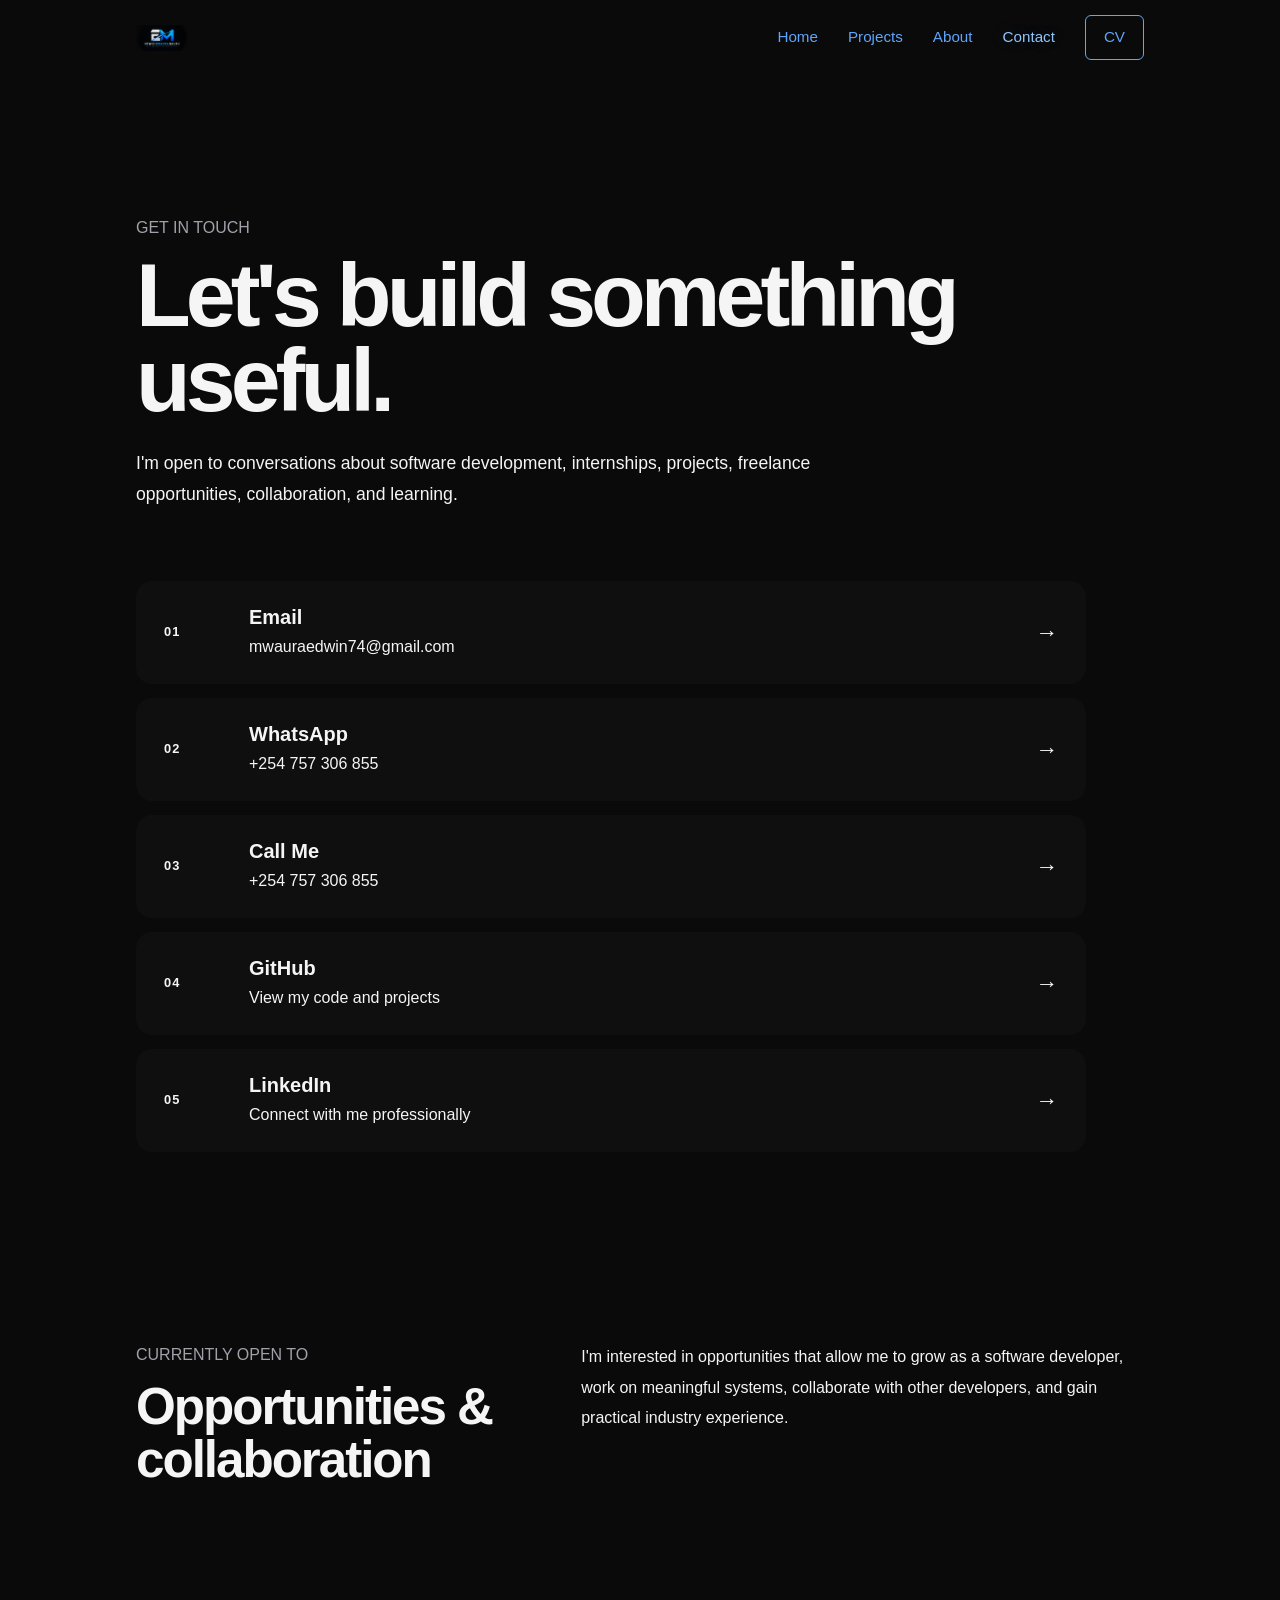
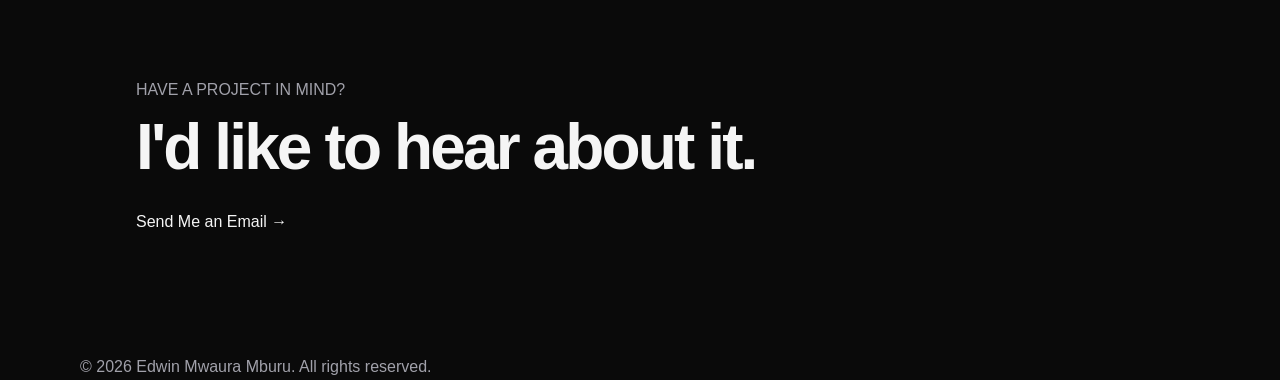
<file: contact.html>
<!DOCTYPE html>
<html lang="en">

<head>
    <meta charset="UTF-8">
    <meta name="viewport" content="width=device-width, initial-scale=1.0">
<meta name="author" content="Edwin Mwaura Mburu">

<meta
    name="description"
    content="Get in touch with Edwin Mwaura Mburu for software development opportunities, projects and collaborations."
>

<meta property="og:title" content="Contact | Edwin Mwaura Mburu">

<meta
    property="og:description"
    content="Contact Edwin Mwaura Mburu for software development opportunities, projects and collaborations."
>

<meta property="og:type" content="website">
    <title>Contact | Edwin Mwaura Mburu</title>

    <link rel="icon" type="image/png" href="assets/logo/logo.png">

    <link rel="stylesheet" href="css/style.css">
</head>


<body>

    <!-- =========================
         NAVIGATION
    ========================== -->

    <header class="navbar">

        <div class="container nav-container">

            <a href="index.html" class="logo">

                <img
                    src="assets/logo/logo.png"
                    alt="Edwin Mwaura Mburu logo"
                >

            </a>


            <nav class="nav-links">

                <a href="index.html">
                    Home
                </a>

                <a href="projects.html">
                    Projects
                </a>

                <a href="about.html">
                    About
                </a>

                <a href="contact.html" class="active">
                    Contact
                </a>

                <a
                    href="assets/cv/Edwin-Mwaura-Mburu-CV.pdf"
                    class="nav-cv"
                    target="_blank"
                    rel="noopener noreferrer"
                >
                    CV
                </a>

            </nav>

            <button
                class="menu-button"
                type="button"
                aria-label="Open navigation menu"
            >
                &#9776;
            </button>

        </div>

    </header>



    <!-- =========================
         CONTACT PAGE
    ========================== -->

    <main>

        <section class="contact-page">

            <div class="container">


                <!-- =========================
                     CONTACT INTRO
                ========================== -->

                <div class="contact-intro">

                    <p class="section-label">
                        GET IN TOUCH
                    </p>

                    <h1>
                        Let's build something useful.
                    </h1>

                    <p>
                        I'm open to conversations about software
                        development, internships, projects, freelance
                        opportunities, collaboration, and learning.
                    </p>

                </div>



                <!-- =========================
                     CONTACT OPTIONS
                ========================== -->

                <div class="contact-grid">


                    <!-- =========================
                         EMAIL
                    ========================== -->

                    <a
                        href="mailto:mwauraedwin74@gmail.com"
                        class="contact-card"
                    >

                        <span class="contact-number">
                            01
                        </span>


                        <div>

                            <h2>
                                Email
                            </h2>

                            <p>
                                mwauraedwin74@gmail.com
                            </p>

                        </div>


                        <span class="contact-arrow">
                            →
                        </span>

                    </a>



                    <!-- =========================
                         WHATSAPP
                    ========================== -->

                    <a
                        href="https://wa.me/254757306855"
                        class="contact-card"
                        target="_blank"
                        rel="noopener noreferrer"
                    >

                        <span class="contact-number">
                            02
                        </span>


                        <div>

                            <h2>
                                WhatsApp
                            </h2>

                            <p>
                                +254 757 306 855
                            </p>

                        </div>


                        <span class="contact-arrow">
                            →
                        </span>

                    </a>



                    <!-- =========================
                         PHONE CALL
                    ========================== -->

                    <a
                        href="tel:+254757306855"
                        class="contact-card"
                    >

                        <span class="contact-number">
                            03
                        </span>


                        <div>

                            <h2>
                                Call Me
                            </h2>

                            <p>
                                +254 757 306 855
                            </p>

                        </div>


                        <span class="contact-arrow">
                            →
                        </span>

                    </a>



                    <!-- =========================
                         GITHUB
                    ========================== -->

                    <a
                        href="https://github.com/EdwinMburu"
                        class="contact-card"
                        target="_blank"
                        rel="noopener noreferrer"
                    >

                        <span class="contact-number">
                            04
                        </span>


                        <div>

                            <h2>
                                GitHub
                            </h2>

                            <p>
                                View my code and projects
                            </p>

                        </div>


                        <span class="contact-arrow">
                            →
                        </span>

                    </a>



                    <!-- =========================
                         LINKEDIN
                    ========================== -->

                    <a
                        href="https://www.linkedin.com/in/edwin-mwaura-770239347/"
                        class="contact-card"
                        target="_blank"
                        rel="noopener noreferrer"
                    >

                        <span class="contact-number">
                            05
                        </span>


                        <div>

                            <h2>
                                LinkedIn
                            </h2>

                            <p>
                                Connect with me professionally
                            </p>

                        </div>


                        <span class="contact-arrow">
                            →
                        </span>

                    </a>

                </div>



                <!-- =========================
                     AVAILABILITY
                ========================== -->

                <div class="contact-availability">

                    <div>

                        <p class="section-label">
                            CURRENTLY OPEN TO
                        </p>

                        <h2>
                            Opportunities & collaboration
                        </h2>

                    </div>


                    <p>
                        I'm interested in opportunities that allow me to
                        grow as a software developer, work on meaningful
                        systems, collaborate with other developers, and
                        gain practical industry experience.
                    </p>

                </div>



                <!-- =========================
                     FINAL CTA
                ========================== -->

                <div class="contact-final">

                    <p class="section-label">
                        HAVE A PROJECT IN MIND?
                    </p>

                    <h2>
                        I'd like to hear about it.
                    </h2>


                    <a
                        href="mailto:mwauraedwin74@gmail.com"
                        class="btn btn-primary"
                    >
                        Send Me an Email →
                    </a>

                </div>

            </div>

        </section>

    </main>



    <!-- =========================
         FOOTER
    ========================== -->

    <footer class="footer">

        <div class="container">

            <p>
                © 2026 Edwin Mwaura Mburu.
                All rights reserved.
            </p>

        </div>

    </footer>



    <!-- =========================
         JAVASCRIPT
    ========================== -->

    <script src="js/main.js"></script>

</body>

</html>
</file>
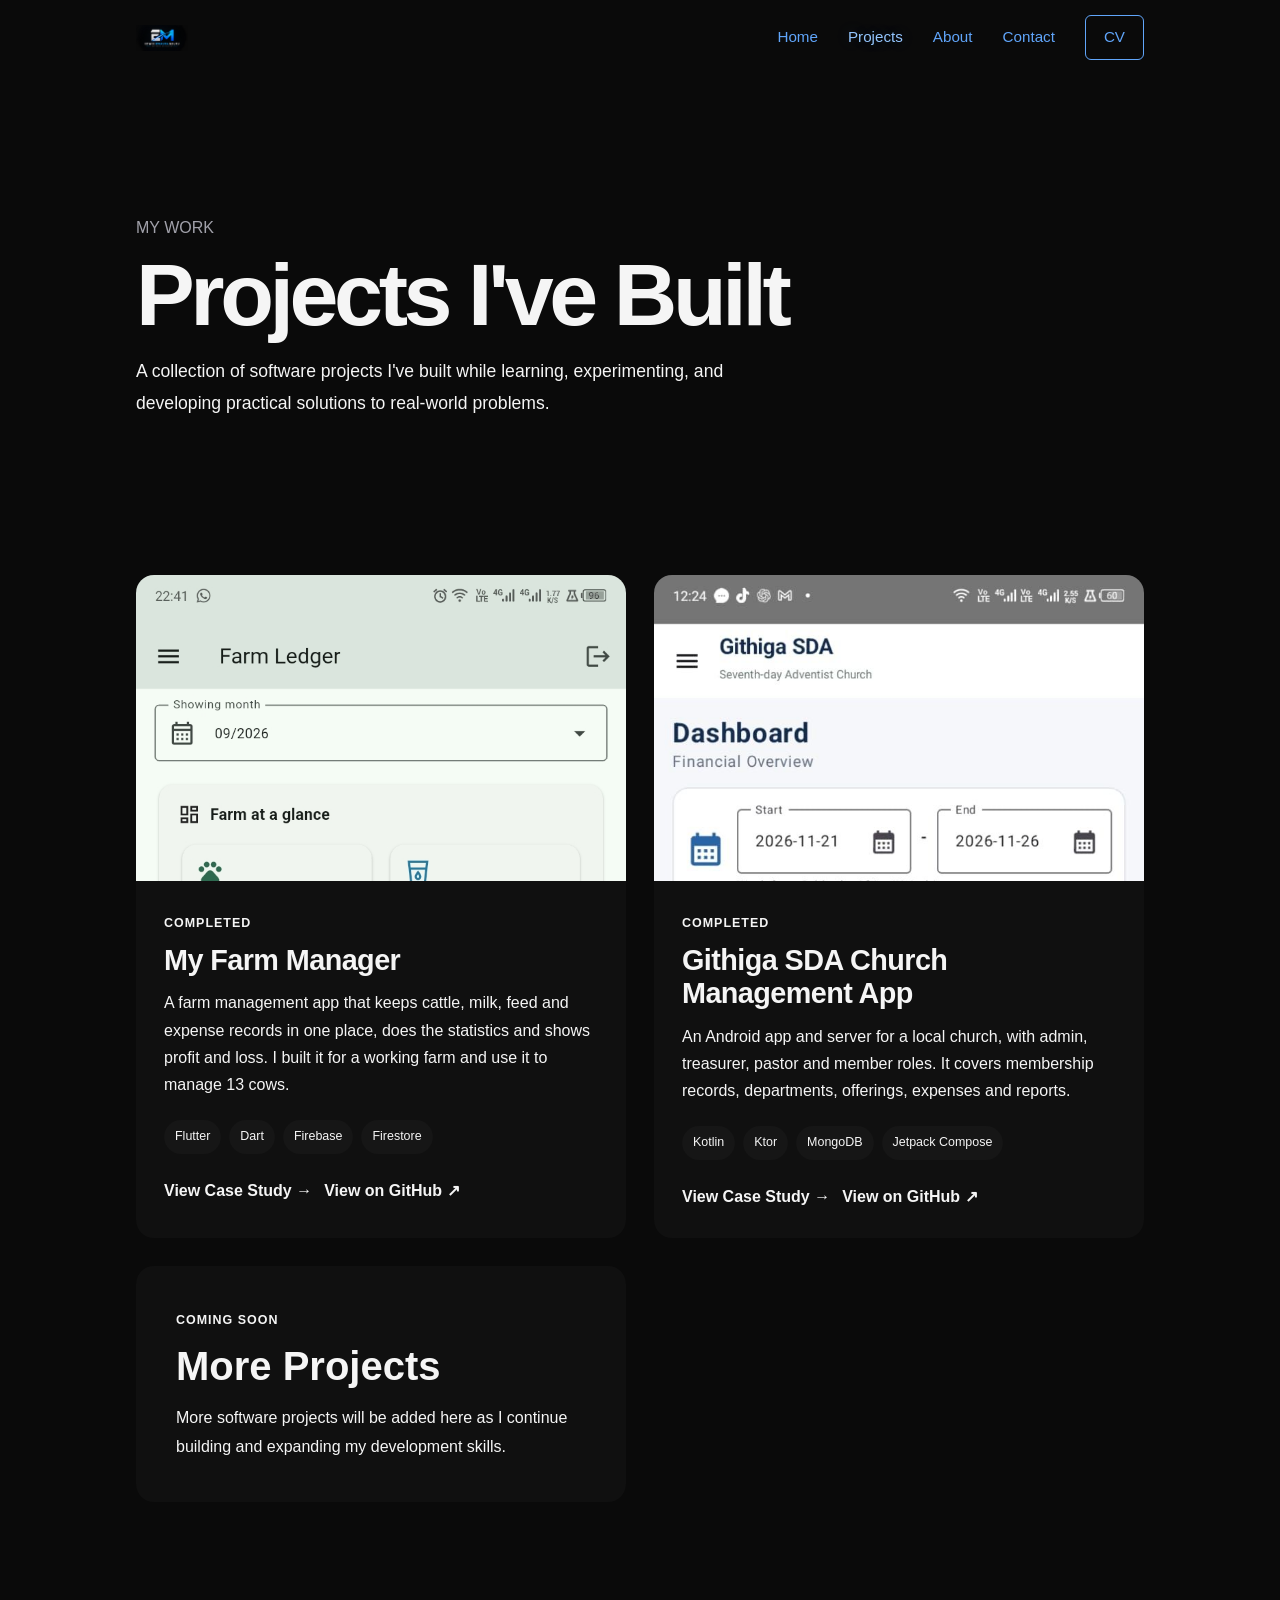
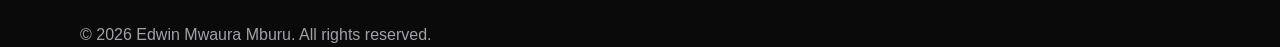
<file: projects.html>
<!DOCTYPE html>
<html lang="en">
<head>
    <meta charset="UTF-8">
    <meta name="viewport" content="width=device-width, initial-scale=1.0">
<meta name="author" content="Edwin Mwaura Mburu">

<meta
    name="description"
    content="Explore projects built by Edwin Mwaura Mburu, including My Farm Manager, a completed farm management app, and a church management app built with Kotlin, Ktor and MongoDB."
>

<meta property="og:title" content="Projects | Edwin Mwaura Mburu">

<meta
    property="og:description"
    content="Explore software projects built by Edwin Mwaura Mburu: a farm management app and a church management app."
>

<meta property="og:type" content="website">
    <title>Projects | Edwin Mwaura Mburu</title>

    <link rel="icon" type="image/png" href="assets/logo/logo.png">

    <link rel="stylesheet" href="css/style.css">
</head>

<body>

    <!-- NAVIGATION -->
    <header class="navbar">
        <div class="container nav-container">

            <a href="index.html" class="logo">
                <img src="assets/logo/logo.png" alt="Edwin Mwaura Mburu logo">
            </a>

            <nav class="nav-links">
                <a href="index.html">Home</a>
                <a href="projects.html" class="active">Projects</a>
                <a href="about.html">About</a>
                <a href="contact.html">Contact</a>
                <a
                    href="assets/cv/Edwin-Mwaura-Mburu-CV.pdf"
                    class="nav-cv"
                    target="_blank"
                    rel="noopener noreferrer"
                >
                    CV
                </a>
            </nav>

            <button
                class="menu-button"
                type="button"
                aria-label="Open navigation menu"
            >
                &#9776;
            </button>

        </div>
    </header>


    <!-- PROJECTS HERO -->
    <main>

        <section class="page-hero">
            <div class="container">

                <p class="section-label">MY WORK</p>

                <h1>
                    Projects I've Built
                </h1>

                <p class="page-hero-text">
                    A collection of software projects I've built while
                    learning, experimenting, and developing practical
                    solutions to real-world problems.
                </p>

            </div>
        </section>


        <!-- PROJECTS -->
        <section class="projects-page-section">
            <div class="container">

                <div class="projects-grid">

                    <!-- MY FARM MANAGER -->
                    <article class="project-card">

                        <div class="project-card-image">
                            <img
                                src="assets/images/projects/farm-ledger-dashboard.png"
                                alt="My Farm Manager dashboard"
                            >
                        </div>

                        <div class="project-card-content">

                            <span class="project-status">
                                Completed
                            </span>

                            <h2>My Farm Manager</h2>

                            <p>
                                A farm management app that keeps cattle,
                                milk, feed and expense records in one place,
                                does the statistics and shows profit and
                                loss. I built it for a working farm and use
                                it to manage 13 cows.
                            </p>

                            <div class="project-tags">
                                <span>Flutter</span>
                                <span>Dart</span>
                                <span>Firebase</span>
                                <span>Firestore</span>
                            </div>

                            <div class="project-actions">

                                <a
                                    href="projects/farm-ledger.html"
                                    class="project-link"
                                >
                                    View Case Study →
                                </a>

                                <a
                                    href="https://github.com/EdwinMburu/farm-ledger"
                                    class="project-link"
                                    target="_blank"
                                    rel="noopener noreferrer"
                                >
                                    View on GitHub ↗
                                </a>

                            </div>

                        </div>

                    </article>


                    <!-- CHURCH MANAGEMENT APP -->
                    <article class="project-card">

                        <div class="project-card-image">
                            <img
                                src="assets/images/projects/church-dashboard.jpg"
                                alt="Church management app dashboard"
                            >
                        </div>

                        <div class="project-card-content">

                            <span class="project-status">
                                Completed
                            </span>

                            <h2>Githiga SDA Church Management App</h2>

                            <p>
                                An Android app and server for a local church,
                                with admin, treasurer, pastor and member
                                roles. It covers membership
                                records, departments, offerings, expenses
                                and reports.
                            </p>

                            <div class="project-tags">
                                <span>Kotlin</span>
                                <span>Ktor</span>
                                <span>MongoDB</span>
                                <span>Jetpack Compose</span>
                            </div>

                            <div class="project-actions">

                                <a
                                    href="projects/church-management.html"
                                    class="project-link"
                                >
                                    View Case Study →
                                </a>

                                <a
                                    href="https://github.com/EdwinMburu/church-management-app"
                                    class="project-link"
                                    target="_blank"
                                    rel="noopener noreferrer"
                                >
                                    View on GitHub ↗
                                </a>

                            </div>

                        </div>

                    </article>


                    <!-- FUTURE PROJECT -->
                    <article class="project-card project-placeholder">

                        <div class="project-placeholder-content">

                            <span class="project-status">
                                Coming Soon
                            </span>

                            <h2>More Projects</h2>

                            <p>
                                More software projects will be added here
                                as I continue building and expanding my
                                development skills.
                            </p>

                        </div>

                    </article>

                </div>

            </div>
        </section>

    </main>


    <!-- FOOTER -->
    <footer class="footer">

        <div class="container">

            <p>
                © 2026 Edwin Mwaura Mburu.
                All rights reserved.
            </p>

        </div>

    </footer>


    <script src="js/main.js"></script>

</body>
</html>
</file>
<file: css/style.css>
/* =========================
   RESET
========================= */

* {
    margin: 0;
    padding: 0;
    box-sizing: border-box;
}

:root {
    --color-background: #0a0a0a;
    --color-surface: #111111;
    --color-blue: #60a5fa;
    --color-blue-soft: #93c5fd;
    --color-green: #4ade80;
    --color-text: #f5f5f5;
    --color-muted: #a1a1aa;
    --color-blue-glow: rgba(96, 165, 250, 0.22);
}

html {
    scroll-behavior: smooth;
}

body {
    font-family: Arial, Helvetica, sans-serif;
    background: #0a0a0a;
    color: #f5f5f5;
    line-height: 1.6;
}

a {
    color: inherit;
    text-decoration: none;
}

.container {
    width: min(1120px, 90%);
    margin: 0 auto;
}


/* =========================
   NAVBAR
========================= */

.site-header {
    position: sticky;
    top: 0;
    z-index: 1000;
    background: rgba(10, 10, 10, 0.9);
    border-bottom: 1px solid rgba(255, 255, 255, 0.08);
    backdrop-filter: blur(12px);
}

.navbar {
    width: min(1120px, 90%);
    margin: 0 auto;

    min-height: 75px;

    display: flex;
    align-items: center;
    justify-content: space-between;
}

.nav-container {
    display: flex;
    align-items: center;
    justify-content: space-between;
}

.logo {
    display: flex;
    align-items: center;
}

.logo img {
    width: 52px;
    height: 52px;
    object-fit: contain;
    display: block;
}

.nav-links {
    display: flex;
    align-items: center;
    gap: 30px;
}

.nav-links a {
    color: #a1a1aa;
    font-size: 0.95rem;
    transition: color 0.3s ease;
}

.nav-links a:hover {
    color: #f5f5f5;
}

.cv-button {
    padding: 9px 18px;
    border: 1px solid rgba(255, 255, 255, 0.15);
    border-radius: 6px;
}

.cv-button:hover {
    border-color: rgba(255, 255, 255, 0.4);
}

.menu-button {
    display: none;
}


/* =========================
   GENERAL
========================= */

main {
    width: min(1120px, 90%);
    margin: 0 auto;
}

.section {
    padding: 100px 0;
}

.eyebrow {
    color: #60a5fa;
    font-size: 0.78rem;
    font-weight: 700;
    letter-spacing: 2px;
    margin-bottom: 15px;
}

h1,
h2,
h3 {
    line-height: 1.15;
}

h2 {
    font-size: clamp(2rem, 5vw, 3.2rem);
}

p {
    color: #a1a1aa;
}


/* =========================
   HERO
========================= */

.hero {
    min-height: 85vh;

    display: grid;
    grid-template-columns: 1.3fr 0.7fr;
    align-items: center;
    gap: 60px;

    padding: 100px 0;
}

.hero h1 {
    font-size: clamp(3rem, 7vw, 6rem);
    letter-spacing: -3px;
    margin-bottom: 25px;
}

.hero-description {
    max-width: 650px;
    font-size: 1.15rem;
    margin-bottom: 35px;
}

.hero-buttons {
    display: flex;
    gap: 15px;
    flex-wrap: wrap;
}

.button {
    display: inline-block;
    padding: 13px 22px;
    border-radius: 7px;
    font-weight: 600;
    transition: transform 0.3s ease, border-color 0.3s ease;
}

.button:hover {
    transform: translateY(-2px);
}

.primary-button {
    background: #f5f5f5;
    color: #0a0a0a;
}

.secondary-button {
    border: 1px solid rgba(255, 255, 255, 0.15);
    color: #f5f5f5;
}

.secondary-button:hover {
    border-color: rgba(255, 255, 255, 0.4);
}


/* =========================
   PROFILE PHOTO
========================= */

.hero-photo,
.about-photo {
    display: flex;
    justify-content: center;
}

.profile-photo {
    width: 280px;
    height: 350px;
    object-fit: cover;

    border-radius: 20px;

    border: 1px solid rgba(255, 255, 255, 0.1);

    box-shadow: 0 20px 60px rgba(0, 0, 0, 0.4);
}


/* =========================
   PROJECTS
========================= */

.projects-grid {
    display: grid;
    grid-template-columns: repeat(2, 1fr);
    gap: 25px;
    margin-top: 45px;
}

.project-card {
    background: #111111;
    border: 1px solid rgba(255, 255, 255, 0.08);
    border-radius: 14px;
    overflow: hidden;

    transition: transform 0.3s ease, border-color 0.3s ease;
}

.project-card:hover {
    transform: translateY(-5px);
    border-color: rgba(255, 255, 255, 0.2);
}

.project-image {
    height: 220px;
    background: #151515;

    display: flex;
    align-items: center;
    justify-content: center;

    color: #60a5fa;
    font-weight: 700;
}

.project-content {
    padding: 30px;
}

.project-type {
    color: #60a5fa;
    font-size: 0.75rem;
    font-weight: 700;
    letter-spacing: 1.5px;
    margin-bottom: 10px;
}

.project-content h3 {
    font-size: 1.5rem;
    margin-bottom: 12px;
}

.project-tags {
    display: flex;
    flex-wrap: wrap;
    gap: 8px;
    margin: 20px 0;
}

.project-tags span {
    padding: 6px 10px;
    border-radius: 5px;
    background: #1a1a1a;
    color: #a1a1aa;
    font-size: 0.8rem;
}

.text-link {
    color: #60a5fa;
    font-weight: 600;
}

.section-action {
    margin-top: 35px;
}


/* =========================
   CURRENTLY BUILDING
========================= */

.currently-building {
    border-top: 1px solid rgba(255, 255, 255, 0.08);
    border-bottom: 1px solid rgba(255, 255, 255, 0.08);
}

.currently-building > p {
    max-width: 700px;
    margin: 20px 0;
}


/* =========================
   SKILLS
========================= */

.skills-grid {
    display: grid;
    grid-template-columns: repeat(3, 1fr);
    gap: 25px;
    margin-top: 45px;
}

.skill-group {
    padding: 30px;
    background: #111111;
    border: 1px solid rgba(255, 255, 255, 0.08);
    border-radius: 12px;
}

.skill-group h3 {
    margin-bottom: 20px;
}

.skill-group ul {
    list-style: none;
}

.skill-group li {
    color: #a1a1aa;
    padding: 7px 0;
}


/* =========================
   LEARNING JOURNEY
========================= */

.journey {
    margin-top: 45px;
}

.journey-item {
    display: grid;
    grid-template-columns: 80px 1fr;
    gap: 25px;

    padding: 30px 0;

    border-bottom: 1px solid rgba(255, 255, 255, 0.08);
}

.journey-number {
    color: #60a5fa;
    font-size: 1.2rem;
    font-weight: 700;
}

.journey-item h3 {
    margin-bottom: 10px;
}


/* =========================
   ABOUT
========================= */

.about-preview {
    display: grid;
    grid-template-columns: 0.7fr 1.3fr;
    gap: 70px;
    align-items: center;
}

.about-content h2 {
    margin-bottom: 25px;
}

.about-content p {
    margin-bottom: 18px;
}

.education {
    display: flex;
    flex-direction: column;
    gap: 5px;

    margin: 30px 0;
    padding-left: 20px;

    border-left: 2px solid #60a5fa;
}

.education strong {
    font-size: 1.05rem;
}

.education span {
    color: #a1a1aa;
}


/* =========================
   CONTACT
========================= */

.contact-cta {
    text-align: center;
    padding: 120px 0;
}

.contact-cta h2 {
    max-width: 700px;
    margin: 0 auto 20px;
}

.contact-cta p {
    max-width: 600px;
    margin: 0 auto 30px;
}


/* =========================
   FOOTER
========================= */

.site-footer {
    text-align: center;
    padding: 50px 20px;

    border-top: 1px solid rgba(255, 255, 255, 0.08);
}

.footer-logo {
    font-size: 1.5rem;
    font-weight: 800;
    margin-bottom: 15px;
}

.copyright {
    margin-top: 20px;
    font-size: 0.85rem;
}


/* =========================
   MOBILE
========================= */

@media (max-width: 768px) {

    .nav-links {
        display: none;
    }

    .menu-button {
        display: block;
        background: none;
        border: none;
        color: #f5f5f5;
        font-size: 1.5rem;
        cursor: pointer;
    }

    .hero {
        grid-template-columns: 1fr;
        text-align: center;
    }

    .hero-buttons {
        justify-content: center;
    }

    .hero-photo {
        order: -1;
    }

   .profile-photo {
    width: 220px;
    height: 280px;
}

    .projects-grid {
        grid-template-columns: 1fr;
    }

    .skills-grid {
        grid-template-columns: 1fr;
    }

    .about-preview {
        grid-template-columns: 1fr;
    }

    .about-photo {
        order: -1;
    }

    .journey-item {
        grid-template-columns: 50px 1fr;
    }
}
/* =========================
   CLICKABLE IMAGES
========================= */

.image-trigger {
    cursor: zoom-in;
    background: none;
    border: none;
    padding: 0;
    font: inherit;
}

.image-trigger:focus-visible {
    outline: 2px solid #60a5fa;
    outline-offset: 5px;
}

.image-trigger img {
    transition: transform 0.3s ease;
}

.image-trigger:hover img {
    transform: scale(1.04);
}

.photo-trigger {
    display: block;
    border-radius: 20px;
}

/* =========================
   IMAGE LIGHTBOX
========================= */

.lightbox {
    position: fixed;
    inset: 0;
    z-index: 9999;

    background: rgba(0, 0, 0, 0.94);

    display: none;
    flex-direction: column;
    align-items: center;
    justify-content: center;

    padding: 30px;
}

.lightbox.active {
    display: flex;
}

.lightbox-image {
    max-width: 90vw;
    max-height: 80vh;
    width: auto;
    height: auto;
    object-fit: contain;

    border-radius: 12px;
}

.lightbox-caption {
    margin-top: 20px;
    color: #a1a1aa;
    text-align: center;
}

.lightbox-close {
    position: absolute;
    top: 25px;
    right: 35px;

    background: none;
    border: none;
    color: white;

    font-size: 40px;
    cursor: pointer;
}

.lightbox-close:hover {
    color: #60a5fa;
}

body.lightbox-open {
    overflow: hidden;
}

/* =========================
   COLOR SYSTEM
========================= */

.nav-links a,
.nav-cv,
.text-link,
.button {
    color: var(--color-blue);
}

.nav-links a:hover,
.nav-links a.active,
.nav-cv:hover,
.text-link:hover,
.button:hover {
    color: var(--color-blue-soft);
    text-shadow: 0 0 16px var(--color-blue-glow);
}

.nav-cv,
.cv-button {
    padding: 9px 18px;
    border: 1px solid var(--color-blue);
    border-radius: 6px;
    border-color: var(--color-blue);
}

.primary-button {
    background: var(--color-blue);
    color: var(--color-background);
}

.primary-button:hover {
    color: var(--color-background);
    box-shadow: 0 0 22px var(--color-blue-glow);
}

.secondary-button {
    border-color: var(--color-blue);
}

.currently-building {
    border-color: rgba(74, 222, 128, 0.35);
}

.currently-building .eyebrow,
.currently-building .section-label {
    color: var(--color-green);
}

.image-trigger:hover,
.project-image:hover {
    filter: drop-shadow(0 0 14px var(--color-blue-glow));
}
/* =========================
   FARM LEDGER CASE STUDY
========================= */

.project-hero {
    padding: 120px 0 80px;
    max-width: 850px;
}

.project-hero h1 {
    font-size: clamp(3.5rem, 8vw, 6rem);
    letter-spacing: -3px;
    margin-bottom: 25px;
}

.project-subtitle {
    max-width: 700px;
    font-size: 1.2rem;
    margin-bottom: 25px;
}


/* =========================
   CASE STUDY SECTIONS
========================= */

.case-study-section {
    padding: 90px 0;

    border-top: 1px solid rgba(255, 255, 255, 0.08);

    display: grid;
    grid-template-columns: 0.8fr 1.2fr;
    gap: 70px;
}

.case-study-heading h2 {
    font-size: clamp(2rem, 4vw, 3rem);
}

.case-study-content {
    max-width: 700px;
}

.case-study-content p {
    margin-bottom: 20px;
    font-size: 1.05rem;
}


/* =========================
   CASE STUDY CARDS
========================= */

.case-study-grid {
    grid-column: 1 / -1;

    display: grid;
    grid-template-columns: repeat(3, 1fr);
    gap: 20px;
}

.case-study-card {
    padding: 30px;

    background: #111111;

    border: 1px solid rgba(255, 255, 255, 0.08);

    border-radius: 12px;

    transition:
        transform 0.3s ease,
        border-color 0.3s ease;
}

.case-study-card:hover {
    transform: translateY(-5px);
    border-color: rgba(255, 255, 255, 0.2);
}

.case-study-card span {
    color: #60a5fa;
    font-size: 0.8rem;
    font-weight: 700;
}

.case-study-card h3 {
    margin: 20px 0 10px;
}

.case-study-card p {
    font-size: 0.95rem;
}


/* =========================
   TECHNOLOGY
========================= */

.technology-list {
    display: grid;
    gap: 15px;
}

.technology-list div {
    padding: 22px 25px;

    display: flex;
    justify-content: space-between;
    align-items: center;

    background: #111111;

    border: 1px solid rgba(255, 255, 255, 0.08);

    border-radius: 8px;
}

.technology-list strong {
    font-size: 1rem;
}

.technology-list span {
    color: #a1a1aa;
    font-size: 0.9rem;
}


/* =========================
   PROJECT NAVIGATION
========================= */

.project-navigation {
    padding: 70px 0 100px;
}


/* =========================
   CASE STUDY MOBILE
========================= */

@media (max-width: 768px) {

    .project-hero {
        padding: 80px 0 60px;
    }

    .project-hero h1 {
        letter-spacing: -2px;
    }

    .case-study-section {
        grid-template-columns: 1fr;
        gap: 35px;
        padding: 70px 0;
    }

    .case-study-grid {
        grid-template-columns: 1fr;
    }

    .technology-list div {
        flex-direction: column;
        align-items: flex-start;
        gap: 5px;
    }
}
/* =========================
   FARM LEDGER SHOWCASE
========================= */

.project-showcase {
    padding: 100px 0;
}

.showcase-heading {
    max-width: 750px;
    margin-bottom: 90px;
}

.showcase-heading h2 {
    font-size: clamp(2.2rem, 5vw, 4rem);
    margin-bottom: 20px;
}

.showcase-heading p:last-child {
    font-size: 1.05rem;
    max-width: 650px;
}


/* =========================
   SHOWCASE FEATURE
========================= */

.showcase-feature {
    display: grid;
    grid-template-columns: 1.2fr 0.8fr;
    gap: 70px;
    align-items: center;

    margin-bottom: 120px;
}

.showcase-feature.reverse {
    grid-template-columns: 0.8fr 1.2fr;
}

.showcase-feature.reverse .showcase-image {
    order: 2;
}

.showcase-feature.reverse .showcase-text {
    order: 1;
}


/* =========================
   SHOWCASE IMAGE
========================= */

.showcase-image {
    background: #111111;

    border: 1px solid rgba(255, 255, 255, 0.08);

    border-radius: 16px;

    padding: 12px;

    overflow: hidden;
}

.project-image {
    width: 100%;
    height: auto;
    display: block;

    border-radius: 10px;

    cursor: zoom-in;

    transition:
        transform 0.4s ease,
        opacity 0.3s ease;
}

.project-image:hover {
    transform: scale(1.015);
    opacity: 0.9;
}


/* =========================
   SHOWCASE TEXT
========================= */

.showcase-text {
    max-width: 500px;
}

.showcase-text h3 {
    font-size: clamp(1.8rem, 3vw, 2.6rem);
    margin-bottom: 20px;
}

.showcase-text p:last-child {
    font-size: 1.05rem;
}


/* =========================
   IMAGE VIEWER
========================= */

.project-image-viewer {
    position: fixed;

    inset: 0;

    z-index: 9999;

    background: rgba(0, 0, 0, 0.92);

    display: none;

    align-items: center;
    justify-content: center;

    padding: 40px;

    cursor: zoom-out;
}

.project-image-viewer.active {
    display: flex;
}

.project-image-viewer img {
    max-width: 95vw;
    max-height: 90vh;

    object-fit: contain;

    border-radius: 8px;

    box-shadow:
        0 30px 100px rgba(0, 0, 0, 0.7);
}

.project-image-close {
    position: absolute;

    top: 25px;
    right: 35px;

    color: white;

    font-size: 2.5rem;

    cursor: pointer;

    line-height: 1;
}


/* =========================
   SHOWCASE MOBILE
========================= */

@media (max-width: 768px) {

    .project-showcase {
        padding: 70px 0;
    }

    .showcase-heading {
        margin-bottom: 60px;
    }

    .showcase-feature,
    .showcase-feature.reverse {
        grid-template-columns: 1fr;

        gap: 35px;

        margin-bottom: 80px;
    }

    .showcase-feature.reverse .showcase-image,
    .showcase-feature.reverse .showcase-text {
        order: initial;
    }

    .showcase-text {
        max-width: none;
    }

    .project-image-viewer {
        padding: 20px;
    }

    .project-image-close {
        top: 15px;
        right: 20px;
    }
}
/* =========================
   PROJECTS PAGE
   ========================= */

.page-hero {
    padding: 140px 0 70px;
}

.page-hero h1 {
    max-width: 800px;
    margin: 12px 0 20px;
    font-size: clamp(3rem, 7vw, 5.5rem);
    line-height: 0.95;
    letter-spacing: -0.05em;
}

.page-hero-text {
    max-width: 650px;
    color: var(--text-muted);
    font-size: 1.1rem;
    line-height: 1.8;
}


/* =========================
   PROJECTS SECTION
   ========================= */

.projects-page-section {
    padding: 40px 0 120px;
}

.projects-grid {
    display: grid;
    grid-template-columns: repeat(2, minmax(0, 1fr));
    gap: 28px;
}


/* =========================
   PROJECT CARD
   ========================= */

.project-card {
    overflow: hidden;
    border: 1px solid var(--border);
    border-radius: 18px;
    background: rgba(255, 255, 255, 0.025);
    transition:
        transform 0.3s ease,
        border-color 0.3s ease,
        background 0.3s ease;
}

.project-card:hover {
    transform: translateY(-6px);
    border-color: rgba(96, 165, 250, 0.35);
    background: rgba(255, 255, 255, 0.04);
}


/* =========================
   PROJECT IMAGE
   ========================= */

.project-card-image {
    width: 100%;
    aspect-ratio: 16 / 10;
    overflow: hidden;
    background: #111;
}

.project-card-image img {
    width: 100%;
    height: 100%;
    display: block;
    object-fit: cover;
    object-position: top;
    transition: transform 0.5s ease;
}

.project-card:hover .project-card-image img {
    transform: scale(1.03);
}


/* =========================
   PROJECT CONTENT
   ========================= */

.project-card-content {
    padding: 28px;
}

.project-card-content h2 {
    margin: 10px 0 12px;
    font-size: 1.8rem;
    letter-spacing: -0.02em;
}

.project-card-content p {
    margin: 0 0 22px;
    color: var(--text-muted);
    line-height: 1.7;
}


/* =========================
   PROJECT STATUS
   ========================= */

.project-status {
    display: inline-block;
    font-size: 0.78rem;
    font-weight: 600;
    letter-spacing: 0.08em;
    text-transform: uppercase;
    color: var(--accent);
}


/* =========================
   PROJECT TAGS
   ========================= */

.project-tags {
    display: flex;
    flex-wrap: wrap;
    gap: 8px;
    margin-bottom: 24px;
}

.project-tags span {
    padding: 7px 11px;
    border: 1px solid var(--border);
    border-radius: 999px;
    color: var(--text-muted);
    font-size: 0.78rem;
    background: rgba(255, 255, 255, 0.025);
}


/* =========================
   PROJECT LINK
   ========================= */

.project-link {
    display: inline-flex;
    align-items: center;
    gap: 8px;
    color: var(--text);
    font-weight: 600;
    text-decoration: none;
    transition: color 0.2s ease;
}

.project-link:hover {
    color: var(--accent);
}


/* =========================
   COMING SOON CARD
   ========================= */

.project-placeholder {
    min-height: 100%;
    display: flex;
    align-items: center;
}

.project-placeholder-content {
    padding: 40px;
}

.project-placeholder-content h2 {
    margin: 12px 0 15px;
    font-size: 2.5rem;
}

.project-placeholder-content p {
    max-width: 500px;
    color: var(--text-muted);
    line-height: 1.8;
}


/* =========================
   MOBILE
   ========================= */

@media (max-width: 768px) {

    .page-hero {
        padding: 110px 0 50px;
    }

    .page-hero h1 {
        font-size: 3.2rem;
    }

    .projects-grid {
        grid-template-columns: 1fr;
    }

    .projects-page-section {
        padding-bottom: 80px;
    }

    .project-card-content {
        padding: 22px;
    }

    .project-placeholder-content {
        padding: 28px 22px;
    }

}
/* =========================
   ABOUT PAGE
   ========================= */

.about-page-hero {
    padding: 140px 0 100px;
}

.about-hero-grid {
    display: grid;
    grid-template-columns: 1.2fr 0.8fr;
    align-items: center;
    gap: 80px;
}

.about-hero-content h1 {
    max-width: 800px;
    margin: 12px 0 25px;
    font-size: clamp(3.2rem, 7vw, 6rem);
    line-height: 0.95;
    letter-spacing: -0.055em;
}

.about-intro {
    max-width: 680px;
    color: var(--text-muted);
    font-size: 1.15rem;
    line-height: 1.8;
}


/* =========================
   PROFILE IMAGE
   ========================= */

.about-profile {
    display: flex;
    justify-content: flex-end;
}

.about-profile-image {
    width: min(100%, 380px);
    padding: 0;
    border: 0;
    border-radius: 22px;
    overflow: hidden;
    cursor: pointer;
    background: transparent;
}

.about-profile-image img {
    display: block;
    width: 100%;
    aspect-ratio: 4 / 5;
    object-fit: cover;
    transition: transform 0.5s ease;
}

.about-profile-image:hover img {
    transform: scale(1.03);
}


/* =========================
   ABOUT SECTIONS
   ========================= */

.about-section {
    padding: 110px 0;
}

.about-section-alt {
    background: rgba(255, 255, 255, 0.018);
    border-top: 1px solid var(--border);
    border-bottom: 1px solid var(--border);
}

.about-content {
    display: grid;
    grid-template-columns: 0.8fr 1.2fr;
    gap: 80px;
}

.about-section-heading h2 {
    max-width: 650px;
    margin: 12px 0 0;
    font-size: clamp(2rem, 4vw, 3.5rem);
    line-height: 1.05;
    letter-spacing: -0.04em;
}

.about-text {
    max-width: 720px;
}

.about-text p {
    margin: 0 0 24px;
    color: var(--text-muted);
    font-size: 1.05rem;
    line-height: 1.9;
}

.about-text p:last-child {
    margin-bottom: 0;
}


/* =========================
   BUILDING PRINCIPLES
   ========================= */

.about-principles {
    display: grid;
    grid-template-columns: repeat(3, 1fr);
    gap: 20px;
    margin-top: 55px;
}

.about-principle {
    padding: 30px;
    border: 1px solid var(--border);
    border-radius: 16px;
    background: rgba(255, 255, 255, 0.02);
    transition:
        transform 0.3s ease,
        border-color 0.3s ease;
}

.about-principle:hover {
    transform: translateY(-4px);
    border-color: rgba(96, 165, 250, 0.3);
}

.principle-number {
    display: block;
    margin-bottom: 35px;
    color: var(--accent);
    font-size: 0.8rem;
    font-weight: 700;
    letter-spacing: 0.08em;
}

.about-principle h3 {
    margin: 0 0 12px;
    font-size: 1.25rem;
}

.about-principle p {
    margin: 0;
    color: var(--text-muted);
    line-height: 1.7;
}


/* =========================
   CURRENT FOCUS
   ========================= */

.focus-grid {
    display: grid;
    grid-template-columns: repeat(2, 1fr);
    gap: 18px;
    margin-top: 55px;
}

.focus-card {
    padding: 32px;
    min-height: 220px;
    border: 1px solid var(--border);
    border-radius: 16px;
    background: rgba(255, 255, 255, 0.02);
    transition:
        transform 0.3s ease,
        border-color 0.3s ease;
}

.focus-card:hover {
    transform: translateY(-4px);
    border-color: rgba(96, 165, 250, 0.3);
}

.focus-card > span {
    display: block;
    margin-bottom: 35px;
    color: var(--accent);
    font-size: 0.8rem;
    font-weight: 700;
}

.focus-card h3 {
    margin: 0 0 12px;
    font-size: 1.35rem;
}

.focus-card p {
    max-width: 500px;
    margin: 0;
    color: var(--text-muted);
    line-height: 1.7;
}


/* =========================
   EDUCATION
   ========================= */

.education-block {
    max-width: 1000px;
}

.education-card {
    display: flex;
    align-items: center;
    justify-content: space-between;
    gap: 30px;
    margin-top: 50px;
    padding: 30px;
    border: 1px solid var(--border);
    border-radius: 16px;
    background: rgba(255, 255, 255, 0.02);
}

.education-card h3 {
    margin: 0 0 8px;
    font-size: 1.25rem;
}

.education-card p {
    margin: 0;
    color: var(--text-muted);
}

.education-card > span {
    flex-shrink: 0;
    color: var(--accent);
    font-size: 0.9rem;
}


/* =========================
   CAREER DIRECTION
   ========================= */

.career-direction {
    text-align: center;
}

.career-direction .about-section-heading h2 {
    margin-left: auto;
    margin-right: auto;
}

.career-path {
    display: flex;
    align-items: center;
    justify-content: center;
    flex-wrap: wrap;
    gap: 12px;
    margin: 55px auto 35px;
}

.career-path div {
    padding: 12px 18px;
    border: 1px solid var(--border);
    border-radius: 999px;
    background: rgba(255, 255, 255, 0.025);
    font-size: 0.9rem;
}

.career-path span {
    color: var(--accent);
    font-size: 1.2rem;
}

.career-description {
    max-width: 750px;
    margin: 0 auto;
    color: var(--text-muted);
    line-height: 1.8;
}


/* =========================
   ABOUT CTA
   ========================= */

.about-cta {
    padding: 120px 0;
    border-top: 1px solid var(--border);
    text-align: center;
}

.about-cta h2 {
    max-width: 700px;
    margin: 12px auto 15px;
    font-size: clamp(2.5rem, 5vw, 4rem);
    line-height: 1;
    letter-spacing: -0.04em;
}

.about-cta p:not(.section-label) {
    margin: 0 auto 30px;
    color: var(--text-muted);
}

.cta-buttons {
    display: flex;
    justify-content: center;
    gap: 12px;
    flex-wrap: wrap;
}


/* =========================
   RESPONSIVE
   ========================= */

@media (max-width: 900px) {

    .about-hero-grid {
        grid-template-columns: 1fr;
        gap: 50px;
    }

    .about-profile {
        justify-content: flex-start;
    }

    .about-profile-image {
        width: min(100%, 340px);
    }

    .about-content {
        grid-template-columns: 1fr;
        gap: 40px;
    }

    .about-principles {
        grid-template-columns: 1fr;
    }

}


@media (max-width: 768px) {

    .about-page-hero {
        padding: 110px 0 70px;
    }

    .about-section {
        padding: 80px 0;
    }

    .focus-grid {
        grid-template-columns: 1fr;
    }

    .education-card {
        align-items: flex-start;
        flex-direction: column;
    }

    .career-path {
        flex-direction: column;
    }

    .career-path span {
        transform: rotate(90deg);
    }

    .about-cta {
        padding: 90px 0;
    }

}
/* =========================
   CONTACT PAGE
   ========================= */

.contact-page {
    padding: 140px 0 120px;
}


/* =========================
   CONTACT INTRO
   ========================= */

.contact-intro {
    max-width: 850px;
    margin-bottom: 70px;
}

.contact-intro h1 {
    margin: 12px 0 25px;
    font-size: clamp(3.2rem, 7vw, 6rem);
    line-height: 0.95;
    letter-spacing: -0.055em;
}

.contact-intro > p:not(.section-label) {
    max-width: 680px;
    margin: 0;
    color: var(--text-muted);
    font-size: 1.1rem;
    line-height: 1.8;
}


/* =========================
   CONTACT CARDS
   ========================= */

.contact-grid {
    display: grid;
    grid-template-columns: 1fr;
    gap: 14px;
    max-width: 950px;
}

.contact-card {
    display: grid;
    grid-template-columns: 60px 1fr auto;
    align-items: center;
    gap: 25px;

    padding: 25px 28px;

    border: 1px solid var(--border);
    border-radius: 16px;

    background: rgba(255, 255, 255, 0.02);

    color: var(--text);
    text-decoration: none;

    transition:
        transform 0.3s ease,
        border-color 0.3s ease,
        background 0.3s ease;
}

.contact-card:hover {
    transform: translateX(6px);
    border-color: rgba(96, 165, 250, 0.35);
    background: rgba(255, 255, 255, 0.04);
}

.contact-number {
    color: var(--accent);
    font-size: 0.8rem;
    font-weight: 700;
    letter-spacing: 0.08em;
}

.contact-card h2 {
    margin: 0 0 6px;
    font-size: 1.25rem;
}

.contact-card p {
    margin: 0;
    color: var(--text-muted);
    line-height: 1.5;
}

.contact-arrow {
    color: var(--accent);
    font-size: 1.4rem;
    transition: transform 0.3s ease;
}

.contact-card:hover .contact-arrow {
    transform: translateX(5px);
}


/* =========================
   AVAILABILITY
   ========================= */

.contact-availability {
    display: grid;
    grid-template-columns: 0.8fr 1.2fr;
    gap: 70px;

    margin-top: 120px;
    padding: 70px 0;

    border-top: 1px solid var(--border);
    border-bottom: 1px solid var(--border);
}

.contact-availability h2 {
    max-width: 450px;
    margin: 12px 0 0;

    font-size: clamp(2rem, 4vw, 3.2rem);
    line-height: 1.05;
    letter-spacing: -0.04em;
}

.contact-availability > p {
    max-width: 650px;
    margin: 0;

    color: var(--text-muted);
    line-height: 1.9;
}


/* =========================
   FINAL CTA
   ========================= */

.contact-final {
    padding-top: 120px;
}

.contact-final h2 {
    max-width: 700px;
    margin: 12px 0 30px;

    font-size: clamp(2.5rem, 5vw, 4.5rem);
    line-height: 1;
    letter-spacing: -0.045em;
}


/* =========================
   MOBILE
   ========================= */

@media (max-width: 768px) {

    .contact-page {
        padding: 110px 0 80px;
    }

    .contact-intro {
        margin-bottom: 50px;
    }

    .contact-card {
        grid-template-columns: 40px 1fr auto;
        gap: 15px;
        padding: 22px 20px;
    }

    .contact-card:hover {
        transform: translateY(-3px);
    }

    .contact-availability {
        grid-template-columns: 1fr;
        gap: 30px;
        margin-top: 80px;
        padding: 55px 0;
    }

    .contact-final {
        padding-top: 80px;
    }

}
/* =========================================
   MOBILE NAVIGATION
   ========================================= */

@media (max-width: 768px) {

    .navbar {
        position: relative;
    }

    .menu-button {
        display: block;
        background: transparent;
        border: none;
        color: var(--text);
        font-size: 1.7rem;
        line-height: 1;
        cursor: pointer;
        padding: 8px;
        z-index: 1001;
    }

    .nav-links {
        display: none;
        position: absolute;
        top: calc(100% + 1px);
        left: 0;
        right: 0;

        flex-direction: column;
        align-items: stretch;

        padding: 12px;

        background: rgba(10, 10, 10, 0.97);
        border: 1px solid var(--border);
        border-radius: 0 0 14px 14px;

        box-shadow: 0 18px 35px rgba(0, 0, 0, 0.35);

        z-index: 1000;
    }

    .nav-links.active {
        display: flex;
    }

    .nav-links a {
        display: block;
        padding: 14px 16px;
        border-radius: 8px;
    }

    .nav-links a:hover {
        background: var(--accent-soft);
    }

    .cv-button {
        text-align: center;
    }

}

.project-actions {
    display: flex;
    gap: 12px;
    flex-wrap: wrap;
}


/* =========================
   SCREENS GALLERY
   (added for the My Farm Manager case study)
========================= */

.screens-gallery {
    padding-top: 40px;
}

.screens-gallery .showcase-heading {
    margin-bottom: 50px;
}

.screens-grid {
    display: grid;
    grid-template-columns: repeat(4, minmax(0, 1fr));
    gap: 24px;
}

.screen-card {
    margin: 0;
}

.screen-card figcaption {
    padding: 14px 4px 0;
}

.screen-card figcaption strong {
    display: block;
    margin-bottom: 4px;
    font-size: 1rem;
}

.screen-card figcaption span {
    display: block;
    color: #a1a1aa;
    font-size: 0.9rem;
    line-height: 1.5;
}

@media (max-width: 1000px) {

    .screens-grid {
        grid-template-columns: repeat(2, minmax(0, 1fr));
    }

}

@media (max-width: 520px) {

    .screens-grid {
        grid-template-columns: 1fr;
    }

}
</file>
